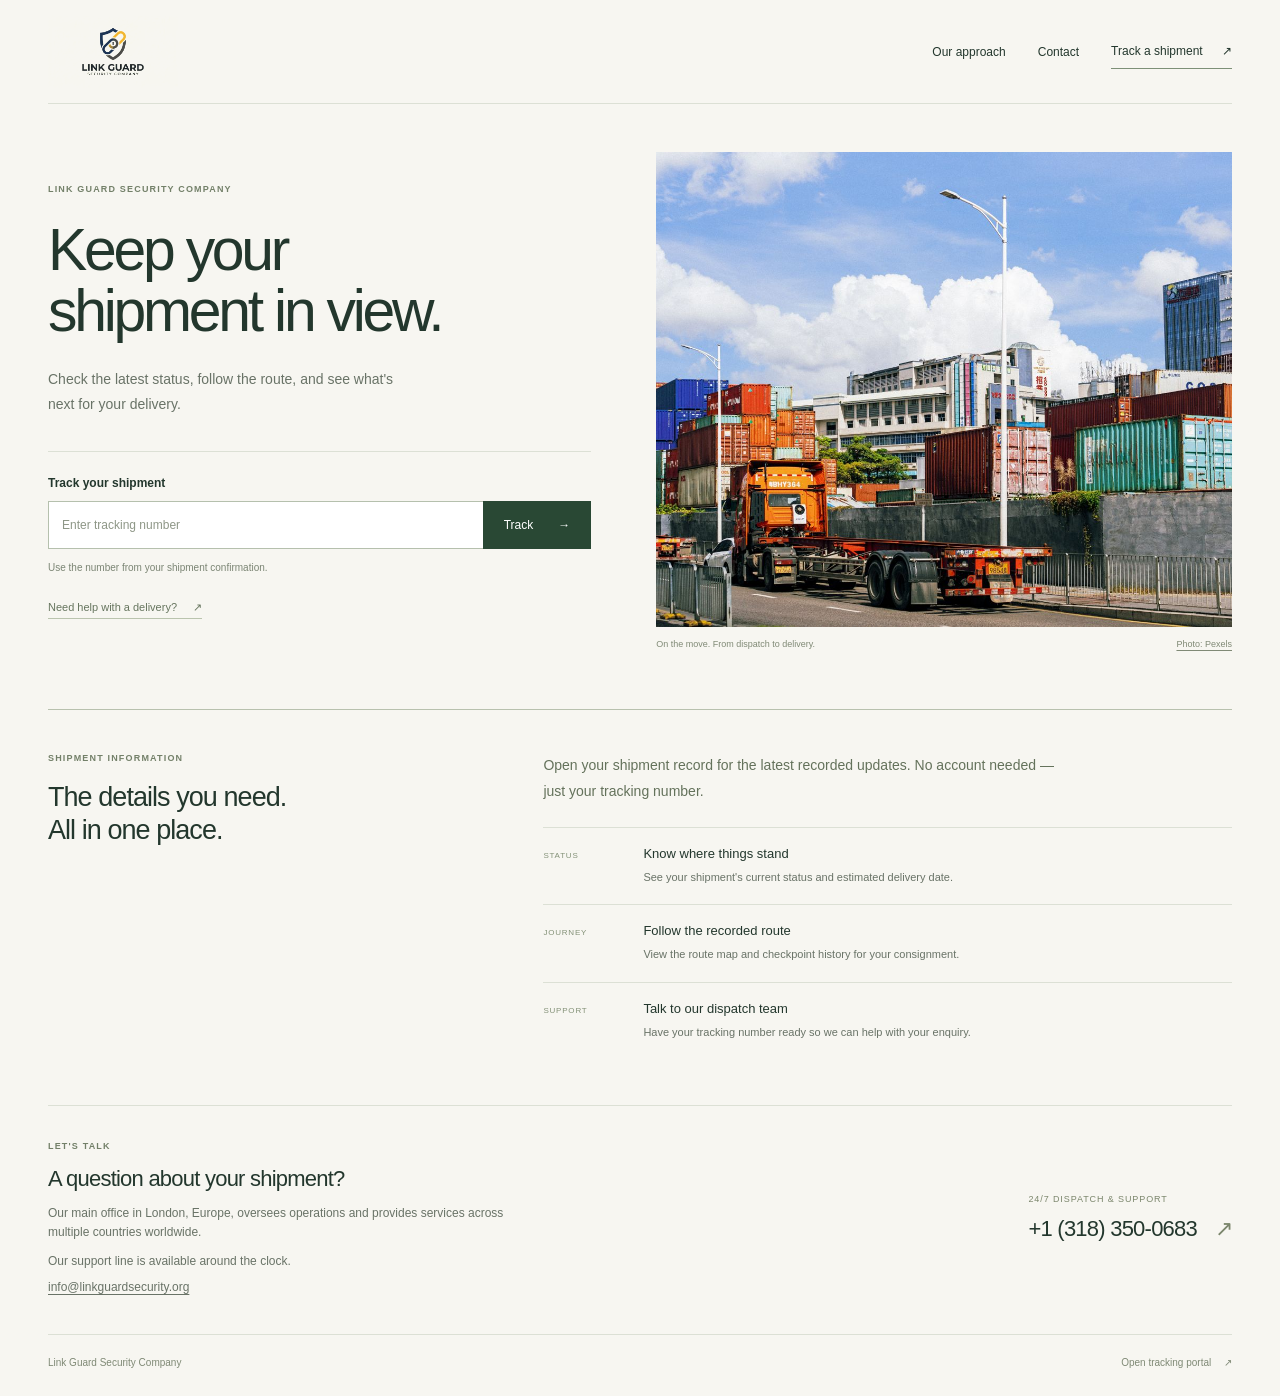
<file: index.html>
﻿<!DOCTYPE html>
<html lang="en">
<head>
  <meta charset="UTF-8">
  <meta name="viewport" content="width=device-width, initial-scale=1.0">
  <meta name="description" content="Track your Link Guard Security shipment, view delivery milestones, and contact our dispatch team.">
  <title>Link Guard Security Company | Shipment Tracking</title>
  <link rel="icon" type="image/webp" href="assets/link-guard-logo.webp">
  <link rel="stylesheet" href="css/landing.css">
  <script>
    // Keep existing shipment links and bookmarked portal routes working.
    function forwardPortalLink() {
      if (/^#(?:track|admin|shipments)(?:[/?]|$)/.test(location.hash) || /[?&](?:d|data)=/.test(location.search)) {
        location.replace('portal.html' + location.search + location.hash);
      }
    }
    forwardPortalLink();
    window.addEventListener('hashchange', forwardPortalLink);
  </script>
</head>
<body>
  <header class="site-header">
    <a class="wordmark" href="index.html" aria-label="Link Guard Security Company home"><img src="assets/link-guard-logo.webp" alt="Link Guard Security Company" width="164" height="92"></a>
    <nav aria-label="Main navigation"><a href="#approach">Our approach</a><a href="#contact">Contact</a><a class="nav-track" href="portal.html#track">Track a shipment <span aria-hidden="true">↗</span></a></nav>
  </header>
  <main>
    <section class="landing-hero" aria-labelledby="hero-title">
      <div class="hero-copy">
        <p class="kicker">LINK GUARD SECURITY COMPANY</p>
        <h1 id="hero-title">Keep your<br>shipment in view.</h1>
        <p class="hero-description">Check the latest status, follow the route, and see what's next for your delivery.</p>
        <div class="tracking-desk">
          <form action="portal.html" id="landing-tracking-form">
            <label for="landing-tracking-number">Track your shipment</label>
            <div class="tracking-fields"><input id="landing-tracking-number" name="tracking" type="text" placeholder="Enter tracking number" required autocomplete="off" spellcheck="false" aria-describedby="tracking-note"><button type="submit">Track <span aria-hidden="true">&rarr;</span></button></div>
          </form>
          <p id="tracking-note" class="form-note">Use the number from your shipment confirmation.</p>
        </div>
        <a class="text-link" href="#contact">Need help with a delivery? <span aria-hidden="true">&nearr;</span></a>
      </div>
      <figure class="hero-photo"><img src="assets/photos/container-terminal.jpg" alt="Freight trucks alongside stacked shipping containers at a terminal" width="1600" height="900" fetchpriority="high"><figcaption><span>On the move. From dispatch to delivery.</span><a href="https://www.pexels.com/photo/a-truck-is-parked-in-front-of-a-building-with-many-containers-27732803/" target="_blank" rel="noopener noreferrer">Photo: Pexels</a></figcaption></figure>
    </section>
    <section class="approach" id="approach" aria-labelledby="approach-title">
      <div class="section-heading"><p class="kicker">SHIPMENT INFORMATION</p><h2 id="approach-title">The details you need.<br>All in one place.</h2></div>
      <div class="approach-body"><p class="approach-intro">Open your shipment record for the latest recorded updates. No account needed &mdash; just your tracking number.</p>
        <div class="service-rows"><article><span class="row-label">STATUS</span><div><h3>Know where things stand</h3><p>See your shipment's current status and estimated delivery date.</p></div></article><article><span class="row-label">JOURNEY</span><div><h3>Follow the recorded route</h3><p>View the route map and checkpoint history for your consignment.</p></div></article><article><span class="row-label">SUPPORT</span><div><h3>Talk to our dispatch team</h3><p>Have your tracking number ready so we can help with your enquiry.</p></div></article></div>
      </div>
    </section>
    <section class="contact" id="contact" aria-labelledby="contact-title"><div><p class="kicker">LET'S TALK</p><h2 id="contact-title">A question about your shipment?</h2><p class="office-description">Our main office in London, Europe, oversees operations and provides services across multiple countries worldwide.</p><p>Our support line is available around the clock.</p><p><a class="contact-email" href="mailto:info@linkguardsecurity.org">info@linkguardsecurity.org</a></p></div><a class="contact-phone" href="tel:+13183500683"><span>24/7 DISPATCH &amp; SUPPORT</span>+1 (318) 350-0683 <span class="phone-arrow" aria-hidden="true">↗</span></a></section>
  </main>
  <footer class="site-footer"><span>Link Guard Security Company</span><a href="portal.html#track">Open tracking portal <span aria-hidden="true">↗</span></a></footer>
  <script src="js/landing.js"></script>
</body>
</html>
</file>
<file: css/landing.css>
﻿:root {
  --paper: #f7f6f1;
  --ink: #23372d;
  --muted: #697367;
  --line: #dce0d5;
  font-family: Arial, Helvetica, sans-serif;
  color: var(--ink);
  background: var(--paper);
  font-synthesis: none;
}
* { box-sizing: border-box; }
body { margin: 0; }
html { scroll-behavior: smooth; scroll-padding-top: 30px; }
a { color: inherit; text-decoration: none; }
button, input { font: inherit; }
a:focus-visible, button:focus-visible, input:focus-visible { outline: 3px solid #b58b45; outline-offset: 4px; }
.site-header, main, .site-footer { width: min(1240px, calc(100% - 96px)); margin-inline: auto; }
.site-header { display: flex; justify-content: space-between; align-items: center; min-height: 104px; border-bottom: 1px solid var(--line); gap: 25px; }
.wordmark { display: block; line-height: 0; }
.wordmark img { width: 130px; height: 78px; object-fit: contain; mix-blend-mode: multiply; filter: brightness(1.09); }
.site-header nav { display: flex; align-items: center; gap: 32px; font-size: 12px; }
.site-header nav a:hover, .site-footer a:hover { text-decoration: underline; text-underline-offset: 5px; }
.nav-track { border-bottom: 1px solid #7d9077; padding: 10px 0; }
.nav-track span { margin-left: 16px; }
.landing-hero { display: grid; grid-template-columns: 1fr 1.06fr; gap: 65px; padding: 48px 0 58px; align-items: center; }
.kicker { font-size: 9px; font-weight: 600; letter-spacing: .13em; margin: 0 0 25px; color: #738069; }
h1 { font-size: clamp(38px, 4.6vw, 62px); font-weight: 500; line-height: 1.04; letter-spacing: -.055em; margin: 0 0 25px; }
.hero-description { max-width: 350px; font-size: 14px; line-height: 1.85; color: var(--muted); margin: 0 0 33px; }
.tracking-desk { border-top: 1px solid var(--line); padding-top: 24px; }
.tracking-desk label { display: block; font-size: 12px; font-weight: 600; margin-bottom: 11px; }
.tracking-fields { display: flex; }
.tracking-desk input { min-width: 0; width: 100%; border: 1px solid #b5c0ad; border-right: 0; padding: 16px 13px; background: #fff; font-size: 12px; border-radius: 0; color: var(--ink); }
.tracking-desk input::placeholder { color: #8e9787; }
.tracking-desk button { flex-shrink: 0; display: flex; align-items: center; gap: 25px; padding: 16px 20px; border: 1px solid #294834; background: #294834; color: white; cursor: pointer; font-size: 12px; }
.tracking-desk button:hover { background: #3b5c41; }
.form-note { font-size: 10px; line-height: 1.7; color: #7b8574; margin: 10px 0 0; }
.text-link { display: inline-flex; gap: 16px; font-size: 11px; margin-top: 25px; color: #66755e; padding-bottom: 4px; border-bottom: 1px solid #bac4ae; }
.text-link:hover { color: var(--ink); border-color: var(--ink); }
.hero-photo { margin: 0; min-width: 0; }
.hero-photo img { display: block; width: 100%; height: 475px; object-fit: cover; object-position: 38% 65%; }
.hero-photo figcaption { display: flex; justify-content: space-between; gap: 15px; font-size: 9px; line-height: 1.6; color: #808a76; padding-top: 10px; }
.hero-photo figcaption a { text-decoration: underline; text-underline-offset: 3px; white-space: nowrap; }
.approach { border-top: 1px solid #b8c1ae; display: grid; grid-template-columns: 1fr 1.6fr; gap: 65px; padding: 43px 0 45px; }
.section-heading h2 { font-size: 27px; font-weight: 400; line-height: 1.2; letter-spacing: -.035em; margin: 0; }
.approach .kicker { margin-bottom: 18px; }
.approach-intro { font-size: 14px; line-height: 1.8; max-width: 520px; margin: 0 0 23px; color: #64725b; }
.service-rows article { display: grid; grid-template-columns: 80px 1fr; gap: 20px; border-top: 1px solid var(--line); padding: 18px 0; }
.row-label { font-size: 8px; letter-spacing: .1em; color: #839177; padding-top: 5px; }
.service-rows h3 { font-size: 13px; font-weight: 500; margin: 0 0 7px; }
.service-rows p { font-size: 11px; line-height: 1.7; color: var(--muted); margin: 0; }
.contact { border-top: 1px solid var(--line); padding: 35px 0 40px; display: flex; justify-content: space-between; align-items: center; gap: 30px; }
.contact .kicker { margin-bottom: 15px; }
.contact h2 { font-size: 22px; letter-spacing: -.035em; font-weight: 400; margin: 0 0 12px; }
.contact p:not(.kicker) { font-size: 12px; color: var(--muted); margin: 0; }
.contact p.office-description { max-width: 480px; line-height: 1.6; margin-bottom: 12px; }
.contact-email { display: inline-block; margin-top: 12px; text-decoration: underline; text-underline-offset: 3px; }
.contact-phone { font-size: 22px; letter-spacing: -.035em; white-space: nowrap; position: relative; padding-right: 35px; }
.contact-phone > span:first-child { display: block; font-size: 9px; letter-spacing: .1em; color: #7b866c; margin-bottom: 12px; }
.phone-arrow { position: absolute; right: 0; bottom: 0; color: #7b866c; }
.site-footer { border-top: 1px solid var(--line); display: flex; justify-content: space-between; gap: 20px; padding: 22px 0 28px; font-size: 10px; color: #7f8975; }
.site-footer a span { margin-left: 10px; }
@media (max-width: 1000px) {
  .site-header, main, .site-footer { width: calc(100% - 56px); }
  .landing-hero { gap: 32px; }
  .hero-photo img { height: 440px; }
  .approach { gap: 35px; }
  .tracking-desk button { gap: 16px; padding-inline: 16px; }
}
@media (max-width: 700px) {
  .site-header, main, .site-footer { width: calc(100% - 40px); }
  .site-header { min-height: 84px; gap: 15px; }
  .wordmark img { width: 110px; height: 66px; }
  .site-header nav { gap: 18px; font-size: 11px; }
  .site-header nav > a:first-child { display: none; }
  .nav-track span { margin-left: 6px; }
  .landing-hero { grid-template-columns: 1fr; gap: 32px; padding: 35px 0; }
  h1 { font-size: 45px; }
  .kicker { font-size: 8px; margin-bottom: 22px; }
  .hero-description { max-width: 360px; font-size: 14px; margin-bottom: 25px; }
  .tracking-desk { padding-top: 21px; }
  .tracking-desk label { font-size: 13px; }
  .tracking-desk input, .tracking-desk button { font-size: 13px; }
  .form-note { font-size: 11px; }
  .text-link { margin-top: 20px; font-size: 12px; }
  .hero-photo img { height: 260px; object-position: 50% 65%; }
  .hero-photo figcaption { font-size: 9px; }
  .approach { grid-template-columns: 1fr; gap: 24px; padding: 30px 0; }
  .section-heading h2 { font-size: 28px; }
  .approach-intro { font-size: 14px; }
  .service-rows article { grid-template-columns: 60px 1fr; gap: 15px; }
  .service-rows h3 { font-size: 14px; }
  .service-rows p { font-size: 12px; }
  .contact { align-items: flex-start; flex-direction: column; padding: 30px 0; }
  .contact-phone { font-size: 24px; }
  .site-footer { font-size: 9px; }
}
@media (max-width: 370px) { h1 { font-size: 40px; } .site-header nav > a:nth-child(2) { display: none; } }
@media (prefers-reduced-motion: reduce) { html { scroll-behavior: auto; } }
</file>
